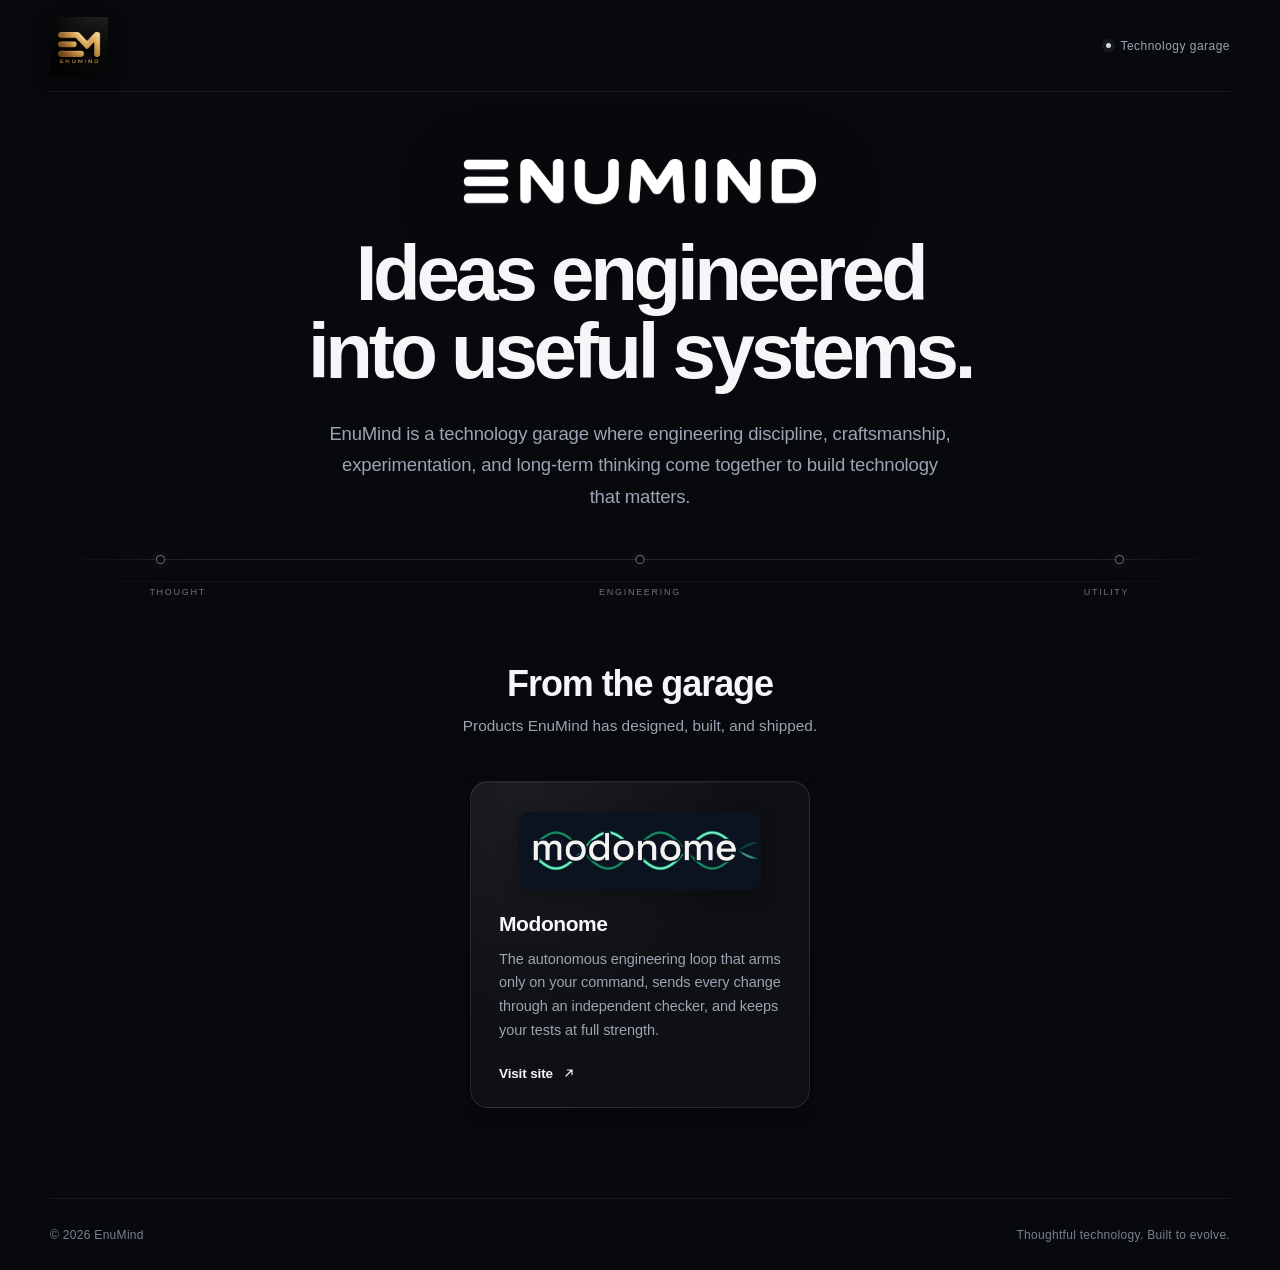
<file: index.html>
<!doctype html>
<html lang="en">
<head>
  <meta charset="utf-8">
  <meta name="viewport" content="width=device-width, initial-scale=1, viewport-fit=cover">
  <meta name="format-detection" content="telephone=no">
  <meta name="theme-color" content="#07090d">
  <meta name="color-scheme" content="dark">
  <meta name="description" id="meta-description" content="EnuMind is a technology garage where thoughtful ideas become practical software and enduring digital products.">
  <meta name="robots" content="index, follow">

  <link rel="canonical" href="https://enumind.com/">

  <meta property="og:type" content="website">
  <meta property="og:title" id="og-title" content="EnuMind — Ideas engineered into useful systems">
  <meta property="og:description" id="og-description" content="Engineering discipline, craftsmanship, experimentation, and long-term thinking.">
  <meta property="og:url" content="https://enumind.com/">
  <meta property="og:site_name" content="EnuMind">
  <meta property="og:locale" content="en_US">
  <meta property="og:image" content="https://enumind.com/assets/og-image.jpg">
  <meta property="og:image:width" content="1200">
  <meta property="og:image:height" content="630">
  <meta property="og:image:alt" content="EnuMind">

  <meta name="twitter:card" content="summary_large_image">
  <meta name="twitter:title" id="twitter-title" content="EnuMind — Ideas engineered into useful systems">
  <meta name="twitter:description" id="twitter-description" content="Engineering discipline, craftsmanship, experimentation, and long-term thinking.">
  <meta name="twitter:image" content="https://enumind.com/assets/og-image.jpg">
  <meta name="twitter:image:alt" content="EnuMind">

  <link rel="icon" type="image/png" sizes="32x32" href="assets/favicon-32.png">
  <link rel="icon" type="image/png" sizes="512x512" href="assets/favicon-512.png">
  <link rel="shortcut icon" href="assets/favicon-32.png">
  <link rel="apple-touch-icon" href="assets/apple-touch-icon.png">
  <link rel="preload" as="image" href="assets/enumind-wordmark.png">
  <link rel="stylesheet" href="styles.css">
  <title>EnuMind — Ideas engineered into useful systems</title>
</head>
<body>
  <a class="skip-link" href="#main">Skip to content</a>

  <div class="ambient" aria-hidden="true">
    <div class="ambient__glow ambient__glow--one"></div>
    <div class="ambient__glow ambient__glow--two"></div>
    <div class="ambient__grid"></div>
    <div class="ambient__grain"></div>
  </div>

  <header class="site-header shell">
    <a class="brand" href="./" aria-label="EnuMind home">
      <img
        class="brand__mark"
        src="assets/enumind_gold.png"
        width="58"
        height="58"
        alt=""
        decoding="async"
        fetchpriority="high"
      >
    </a>

    <div class="header-status" aria-label="Site focus">
      <span class="header-status__dot" aria-hidden="true"></span>
      <span>Technology garage</span>
    </div>
  </header>

  <main id="main">
    <section class="hero shell" aria-labelledby="hero-title">
      <div class="hero__content">
        <div class="wordmark-wrap" aria-label="EnuMind">
          <img
            class="wordmark"
            src="assets/enumind-wordmark.png"
            width="1080"
            height="160"
            alt="EnuMind"
            decoding="async"
            fetchpriority="high"
          >
        </div>

        <h1 id="hero-title" data-tagline>Ideas engineered into useful systems.</h1>
        <p class="hero__about" data-about>
          EnuMind is a technology garage where engineering discipline, craftsmanship, experimentation, and long-term thinking come together to build technology that matters.
        </p>

      </div>

      <div class="hero__instrument" aria-hidden="true">
        <div class="instrument__rail instrument__rail--top"></div>
        <div class="instrument__rail instrument__rail--bottom"></div>
        <div class="instrument__node instrument__node--one"></div>
        <div class="instrument__node instrument__node--two"></div>
        <div class="instrument__node instrument__node--three"></div>
        <span class="instrument__label instrument__label--left">THOUGHT</span>
        <span class="instrument__label instrument__label--middle">ENGINEERING</span>
        <span class="instrument__label instrument__label--right">UTILITY</span>
      </div>
    </section>

    <section class="products shell" aria-labelledby="products-title">
      <div class="products__head">
        <h2 id="products-title">From the garage</h2>
        <p class="products__intro">Products EnuMind has designed, built, and shipped.</p>
      </div>

      <div class="carousel" data-carousel>
        <button class="carousel__nav carousel__nav--prev" data-carousel-prev type="button" aria-label="Scroll to previous product" hidden>
          <svg width="20" height="20" viewBox="0 0 20 20" aria-hidden="true" focusable="false">
            <path d="M12.5 15 7.5 10l5-5"></path>
          </svg>
        </button>

        <ul class="carousel__track" data-carousel-track aria-label="EnuMind products"></ul>

        <button class="carousel__nav carousel__nav--next" data-carousel-next type="button" aria-label="Scroll to next product" hidden>
          <svg width="20" height="20" viewBox="0 0 20 20" aria-hidden="true" focusable="false">
            <path d="M7.5 15l5-5-5-5"></path>
          </svg>
        </button>
      </div>
    </section>
  </main>

  <footer class="site-footer shell">
    <span>&copy; <span id="year">2026</span> <span data-site-title>EnuMind</span></span>
    <span class="site-footer__line" data-footer-line>Thoughtful technology. Built to evolve.</span>
  </footer>

  <script src="config.js" defer></script>
  <script src="products.js" defer></script>
  <script src="script.js" defer></script>
</body>
</html>
</file>
<file: styles.css>
:root {
  --bg: #07090d;
  --surface: #0d1117;
  --text: #f4f6f8;
  --muted: #9aa4b2;
  --accent: #dce1e8;
  --line: #1d2530;
  --line-soft: rgba(220, 225, 232, 0.11);
  --shell: min(1180px, calc(100vw - 48px));
  --radius: 18px;
  --ease: cubic-bezier(.22, 1, .36, 1);
}

* { box-sizing: border-box; }

html {
  min-height: 100%;
  scroll-behavior: smooth;
  background: var(--bg);
  overflow-x: hidden;
}

body {
  display: grid;
  grid-template-rows: auto minmax(0, 1fr) auto;
  min-width: 320px;
  min-height: 100vh;
  min-height: 100svh;
  margin: 0;
  overflow-x: clip;
  background: var(--bg);
  color: var(--text);
  font-family: Inter, ui-sans-serif, -apple-system, BlinkMacSystemFont, "Segoe UI", Helvetica, Arial, sans-serif;
  -webkit-font-smoothing: antialiased;
  text-rendering: optimizeLegibility;
}

::selection {
  background: rgba(220, 225, 232, 0.22);
  color: #fff;
}

img { display: block; max-width: 100%; }

a { color: inherit; }

.shell {
  width: var(--shell);
  margin-inline: auto;
}

.skip-link {
  position: fixed;
  z-index: 99;
  top: 12px;
  left: 12px;
  padding: 10px 14px;
  border-radius: 10px;
  background: #fff;
  color: #06080b;
  transform: translateY(-150%);
  transition: transform 160ms ease;
}
.skip-link:focus { transform: translateY(0); }

.ambient {
  position: fixed;
  z-index: -1;
  inset: 0;
  overflow: hidden;
  pointer-events: none;
  background:
    radial-gradient(circle at 50% -25%, rgba(117, 132, 151, 0.13), transparent 48%),
    linear-gradient(180deg, #080b10 0%, #07090d 48%, #06080b 100%);
}

.ambient__glow {
  position: absolute;
  width: 560px;
  aspect-ratio: 1;
  border-radius: 50%;
  filter: blur(90px);
  opacity: .16;
}

.ambient__glow--one {
  top: -310px;
  right: 6vw;
  background: #8d9caf;
}

.ambient__glow--two {
  bottom: -410px;
  left: -130px;
  background: #415268;
  opacity: .13;
}

.ambient__grid {
  position: absolute;
  inset: 0;
  opacity: .22;
  background-image:
    linear-gradient(rgba(255,255,255,.025) 1px, transparent 1px),
    linear-gradient(90deg, rgba(255,255,255,.025) 1px, transparent 1px);
  background-size: 72px 72px;
  mask-image: linear-gradient(to bottom, rgba(0,0,0,.7), transparent 88%);
}

.ambient__grain {
  position: absolute;
  inset: -50%;
  opacity: .045;
  background-image: url("data:image/svg+xml,%3Csvg viewBox='0 0 180 180' xmlns='http://www.w3.org/2000/svg'%3E%3Cfilter id='n'%3E%3CfeTurbulence type='fractalNoise' baseFrequency='.9' numOctaves='4' stitchTiles='stitch'/%3E%3C/filter%3E%3Crect width='100%25' height='100%25' filter='url(%23n)' opacity='.7'/%3E%3C/svg%3E");
  transform: rotate(8deg);
}

.site-header {
  display: flex;
  align-items: center;
  justify-content: space-between;
  min-height: 92px;
  border-bottom: 1px solid rgba(255,255,255,.065);
}

.brand {
  display: inline-flex;
  align-items: center;
  text-decoration: none;
}

.brand__mark {
  width: 58px;
  height: 58px;
  object-fit: contain;
  opacity: .96;
  filter: drop-shadow(0 4px 10px rgba(0,0,0,.45));
}

.header-status {
  display: flex;
  align-items: center;
  gap: 9px;
  color: var(--muted);
  font-size: 12px;
  letter-spacing: .04em;
}

.header-status__dot {
  width: 5px;
  height: 5px;
  border-radius: 50%;
  background: #d4dae2;
  box-shadow: 0 0 0 4px rgba(212,218,226,.07);
}

main {
  min-width: 0;
  min-height: 0;
}

.hero {
  padding-block: clamp(32px, 7svh, 64px) 16px;
}

.hero__content {
  max-width: 960px;
  margin-inline: auto;
  text-align: center;
}

.wordmark-wrap {
  width: min(360px, 58vw);
  margin: 0 auto clamp(18px, 3svh, 28px);
  animation: rise 1.05s var(--ease) both;
}

.wordmark {
  width: 100%;
  height: auto;
  object-fit: contain;
  filter:
    drop-shadow(0 1px 0 rgba(255,255,255,.16))
    drop-shadow(0 14px 34px rgba(0,0,0,.45));
}

h1 {
  max-width: 960px;
  margin: 0 auto;
  font-size: clamp(42px, 6.2vw, 78px);
  line-height: .99;
  letter-spacing: -.055em;
  font-weight: 570;
  text-wrap: balance;
  animation: rise 1.05s .12s var(--ease) both;
}

.hero__about {
  max-width: 690px;
  margin: 28px auto 0;
  color: var(--muted);
  font-size: clamp(16px, 1.45vw, 19px);
  line-height: 1.7;
  letter-spacing: -.01em;
  text-wrap: pretty;
  animation: rise 1.05s .22s var(--ease) both;
}

.brand:focus-visible {
  outline: 2px solid #eef2f6;
  outline-offset: 4px;
}

.hero__instrument {
  position: relative;
  height: 64px;
  margin-top: clamp(18px, 3svh, 40px);
  color: rgba(235,239,244,.45);
  animation: fade 1.4s .52s ease both;
}

.instrument__rail {
  position: absolute;
  left: 0;
  right: 0;
  height: 1px;
  background: linear-gradient(90deg, transparent, rgba(255,255,255,.11) 12%, rgba(255,255,255,.11) 88%, transparent);
}
.instrument__rail--top { top: 20px; }
.instrument__rail--bottom { top: 42px; opacity: .5; }

.instrument__node {
  position: absolute;
  top: 16px;
  width: 9px;
  height: 9px;
  border: 1px solid rgba(236,240,244,.43);
  border-radius: 50%;
  background: var(--bg);
  box-shadow: 0 0 0 5px rgba(255,255,255,.018);
}
.instrument__node--one { left: 9%; }
.instrument__node--two { left: 50%; transform: translateX(-50%); }
.instrument__node--three { right: 9%; }

.instrument__label {
  position: absolute;
  top: 49px;
  font-size: 9px;
  line-height: 1;
  letter-spacing: .19em;
}
.instrument__label--left { left: 9%; transform: translateX(-12%); }
.instrument__label--middle { left: 50%; transform: translateX(-50%); }
.instrument__label--right { right: 9%; transform: translateX(12%); }

.products {
  padding-block: clamp(24px, 5svh, 56px) clamp(48px, 8svh, 88px);
}

.products__head {
  max-width: 620px;
  margin: 0 auto clamp(28px, 4svh, 44px);
  text-align: center;
  animation: rise 1.05s var(--ease) both;
}

.products__head h2 {
  margin: 0 0 10px;
  font-size: clamp(26px, 3.2vw, 36px);
  line-height: 1.1;
  letter-spacing: -.03em;
  font-weight: 600;
}

.products__intro {
  margin: 0;
  color: var(--muted);
  font-size: clamp(14.5px, 1.2vw, 16px);
  line-height: 1.6;
}

.carousel {
  position: relative;
}

.carousel__track {
  display: flex;
  align-items: stretch;
  gap: 22px;
  width: fit-content;
  max-width: 100%;
  margin: 0 auto;
  padding: 6px 4px 18px;
  list-style: none;
  overflow-x: auto;
  overscroll-behavior-x: contain;
  scroll-snap-type: x proximity;
  scrollbar-width: none;
}

.carousel__track::-webkit-scrollbar {
  display: none;
}

.carousel__nav {
  position: absolute;
  z-index: 2;
  top: 50%;
  width: 44px;
  height: 44px;
  display: inline-flex;
  align-items: center;
  justify-content: center;
  padding: 0;
  border: 1px solid rgba(255,255,255,.13);
  border-radius: 50%;
  background: rgba(13,17,23,.82);
  color: var(--text);
  box-shadow: 0 10px 24px rgba(0,0,0,.35), inset 0 1px 0 rgba(255,255,255,.05);
  backdrop-filter: blur(12px);
  cursor: pointer;
  transform: translateY(-50%);
  transition: transform 180ms ease, border-color 180ms ease, background-color 180ms ease;
}

.carousel__nav svg {
  width: 18px;
  height: 18px;
  fill: none;
  stroke: currentColor;
  stroke-width: 1.6;
  stroke-linecap: round;
  stroke-linejoin: round;
}

.carousel__nav--prev { left: 4px; }
.carousel__nav--next { right: 4px; }

.carousel__nav:hover {
  border-color: rgba(255,255,255,.28);
  background: rgba(20,25,32,.92);
  transform: translateY(-50%) scale(1.06);
}

.carousel__nav:focus-visible {
  outline: 2px solid #eef2f6;
  outline-offset: 3px;
}

.carousel__nav[hidden] { display: none; }

.product-card {
  flex: 0 0 auto;
  width: min(340px, 82vw);
  scroll-snap-align: start;
}

.product-card__surface {
  display: flex;
  height: 100%;
  min-height: 300px;
  flex-direction: column;
  padding: 30px 28px 26px;
  border: 1px solid var(--line-soft);
  border-radius: var(--radius);
  background:
    radial-gradient(120% 140% at 15% 0%, rgba(255,255,255,.05), transparent 55%),
    rgba(255,255,255,.03);
  box-shadow: inset 0 1px 0 rgba(255,255,255,.04), 0 18px 40px rgba(0,0,0,.28);
  color: var(--text);
  text-decoration: none;
  transition: transform 220ms var(--ease), border-color 220ms ease, box-shadow 220ms ease;
}

.product-card__surface:hover,
.product-card__surface:focus-visible {
  transform: translateY(-4px);
  border-color: rgba(255,255,255,.22);
  box-shadow: inset 0 1px 0 rgba(255,255,255,.06), 0 22px 48px rgba(0,0,0,.36);
}

.product-card__surface:focus-visible {
  outline: 2px solid #eef2f6;
  outline-offset: 4px;
}

.product-card__logo-frame {
  display: flex;
  align-items: center;
  justify-content: center;
  height: 78px;
  margin-bottom: 22px;
}

.product-card__logo {
  max-width: 100%;
  max-height: 100%;
  border-radius: 10px;
  object-fit: contain;
  box-shadow: 0 6px 18px rgba(0,0,0,.25);
}

.product-card__logo-frame--fallback {
  width: 56px;
  height: 56px;
  border: 1px solid var(--line-soft);
  border-radius: 14px;
  background: linear-gradient(160deg, rgba(255,255,255,.14), rgba(255,255,255,.03));
  color: var(--accent);
  font-size: 22px;
  font-weight: 650;
}

.product-card__name {
  font-size: 21px;
  font-weight: 620;
  letter-spacing: -.02em;
}

.product-card__summary {
  flex: 1;
  display: -webkit-box;
  margin-top: 12px;
  overflow: hidden;
  color: var(--muted);
  font-size: 14.5px;
  line-height: 1.65;
  letter-spacing: -.005em;
  -webkit-line-clamp: 4;
  -webkit-box-orient: vertical;
}

.product-card__cta {
  display: inline-flex;
  align-items: center;
  gap: 8px;
  margin-top: 22px;
  font-size: 13.5px;
  font-weight: 620;
  letter-spacing: -.01em;
}

.product-card__cta svg {
  fill: none;
  stroke: currentColor;
  stroke-width: 1.5;
  stroke-linecap: round;
  stroke-linejoin: round;
  transition: transform 220ms var(--ease);
}

.product-card__surface:hover .product-card__cta svg,
.product-card__surface:focus-visible .product-card__cta svg {
  transform: translate(3px, -3px);
}

.site-footer {
  min-height: 72px;
  display: flex;
  align-items: center;
  justify-content: space-between;
  gap: 24px;
  border-top: 1px solid rgba(255,255,255,.065);
  color: #778290;
  font-size: 12px;
  letter-spacing: .025em;
}

.site-footer__line { text-align: right; }

@keyframes rise {
  from { opacity: 0; transform: translateY(18px); filter: blur(3px); }
  to { opacity: 1; transform: translateY(0); filter: blur(0); }
}

@keyframes fade {
  from { opacity: 0; }
  to { opacity: 1; }
}

@media (max-width: 760px) {
  :root { --shell: min(100% - 32px, 1180px); }

  .site-header { min-height: 76px; }
  .header-status span:last-child { display: none; }

  .hero {
    padding-block: clamp(16px, 3svh, 28px) 16px;
  }

  .wordmark-wrap {
    width: min(300px, 70vw);
    margin-bottom: clamp(14px, 3svh, 22px);
  }

  h1 { font-size: clamp(40px, 12vw, 62px); }

  .hero__about {
    margin-top: 24px;
    font-size: 16px;
    line-height: 1.65;
  }

  .hero__instrument {
    margin-top: clamp(16px, 3svh, 30px);
  }

  .instrument__node--one { left: 4%; }
  .instrument__node--three { right: 4%; }
  .instrument__label--left { left: 4%; }
  .instrument__label--right { right: 4%; }

  .site-footer {
    min-height: 92px;
    padding-block: 22px;
    flex-direction: column;
    justify-content: center;
    gap: 8px;
    text-align: center;
  }
  .site-footer__line { text-align: center; }
}

@media (max-width: 430px) {
  .instrument__label {
    font-size: 8px;
    letter-spacing: .12em;
  }
}

@media (max-width: 640px) {
  .brand__mark {
    width: 50px !important;
    height: 50px !important;
    max-width: 50px !important;
  }
}

@media (prefers-reduced-motion: reduce) {
  html { scroll-behavior: auto; }

  *,
  *::before,
  *::after {
    animation-duration: .01ms !important;
    animation-iteration-count: 1 !important;
    transition-duration: .01ms !important;
  }
}
</file>
